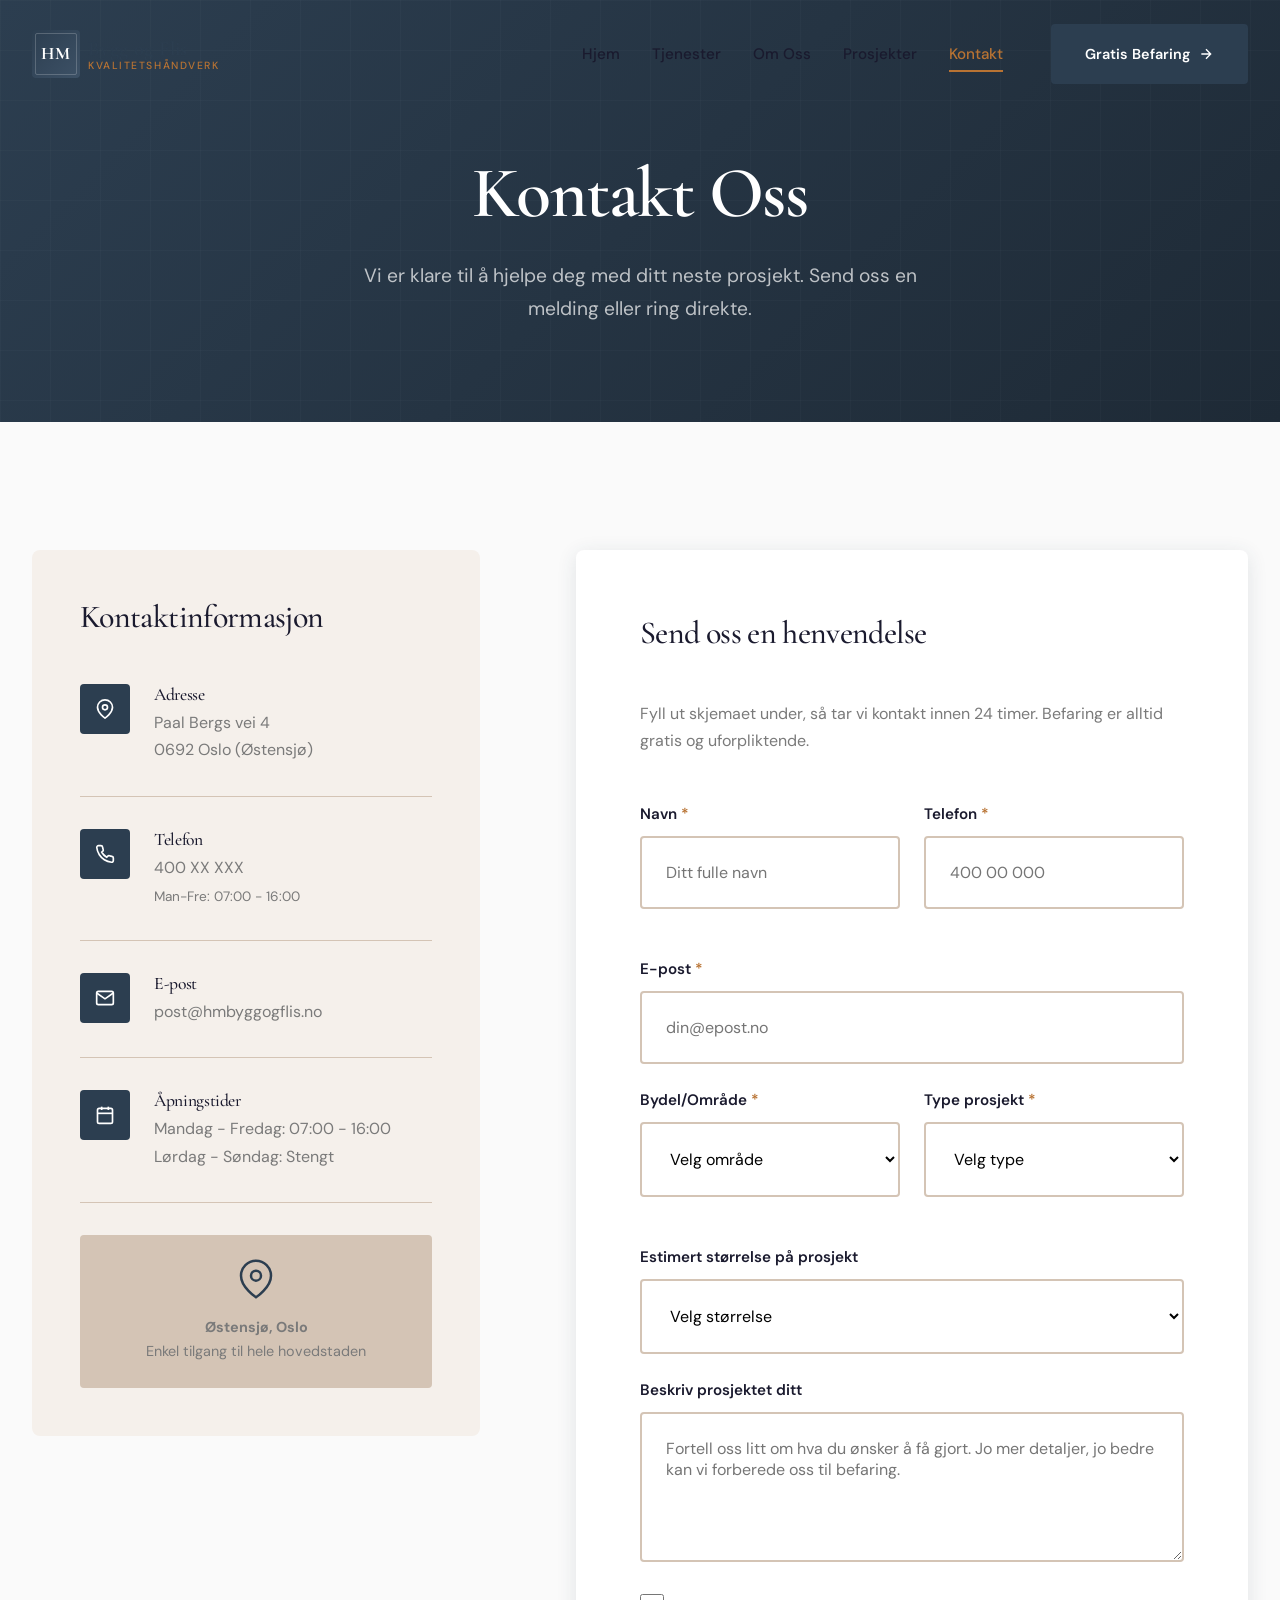
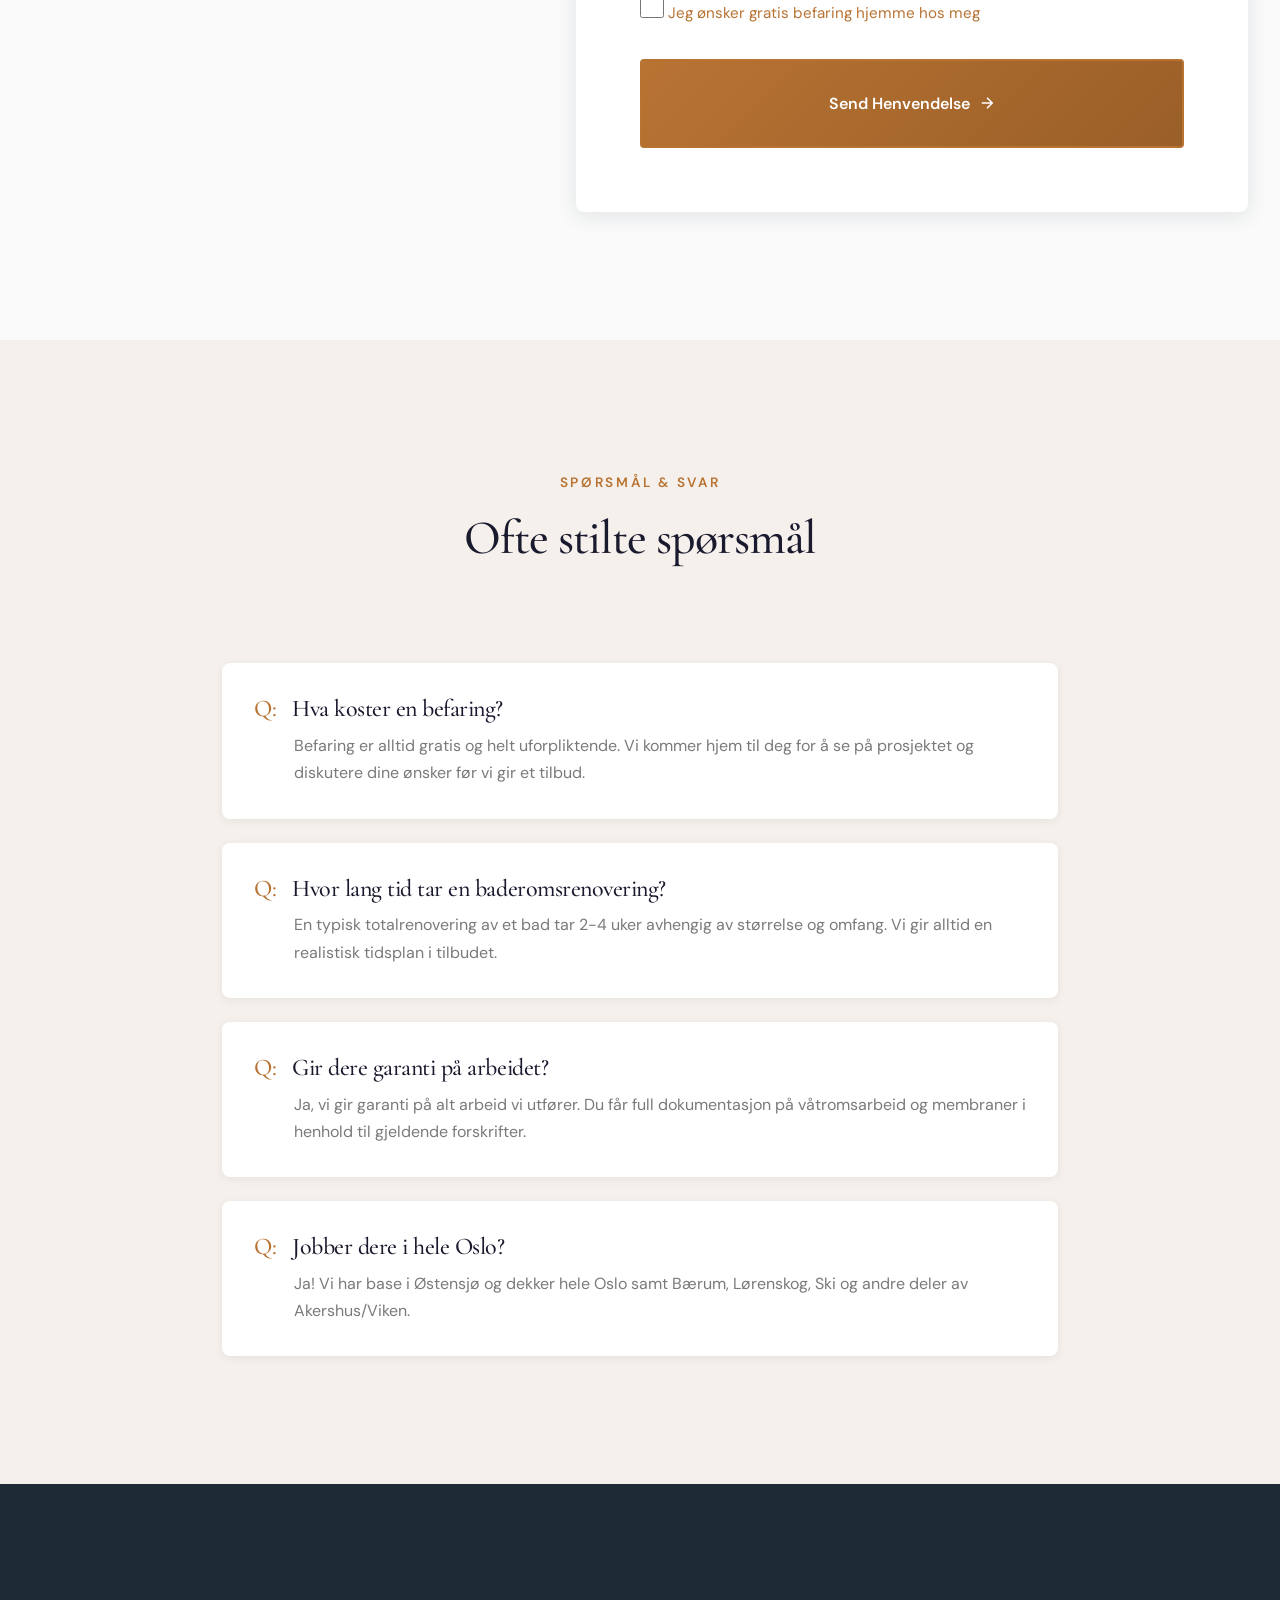
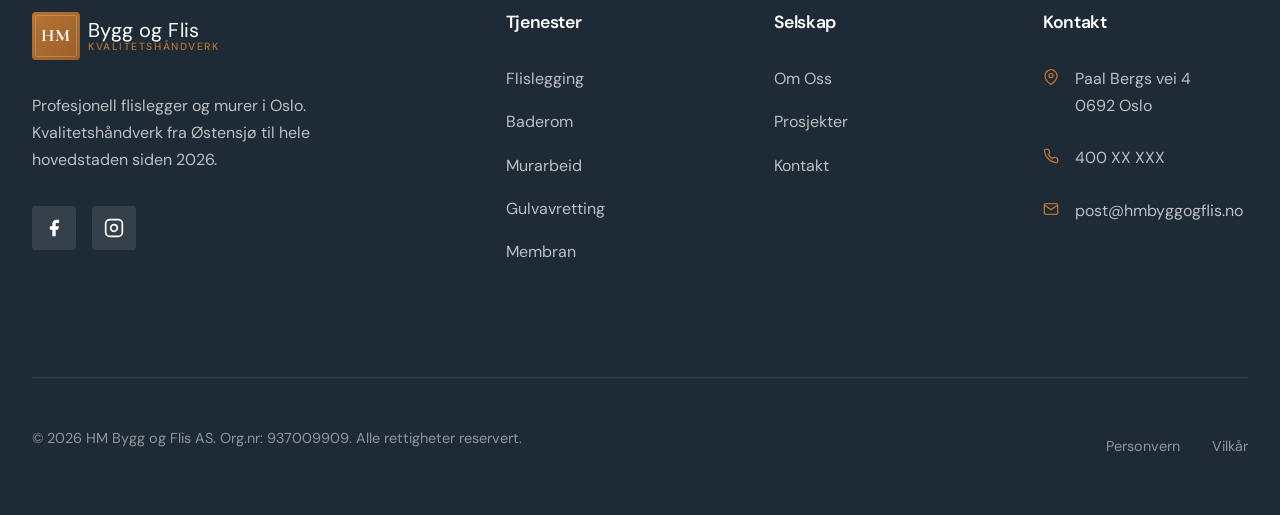
<file: kontakt.html>
<!DOCTYPE html>
<html lang="nb">
<head>
    <meta charset="UTF-8">
    <meta name="viewport" content="width=device-width, initial-scale=1.0">
    <meta name="description" content="Kontakt HM Bygg og Flis AS for gratis befaring. Flislegger og murer i Oslo. Ring eller send melding for et uforpliktende tilbud.">
    <meta name="keywords" content="kontakt flislegger, befaring baderom, tilbud flislegging, oslo murer kontakt">

    <title>Kontakt Oss | Gratis Befaring | HM Bygg og Flis AS Oslo</title>

    <link rel="icon" type="image/svg+xml" href="data:image/svg+xml,<svg xmlns='http://www.w3.org/2000/svg' viewBox='0 0 100 100'><rect fill='%232C3E50' rx='8' width='100' height='100'/><text x='50' y='65' font-family='Georgia' font-size='40' fill='white' text-anchor='middle' font-weight='bold'>HM</text></svg>">
    <link rel="stylesheet" href="css/style.css">
</head>
<body>
    <!-- Header -->
    <header class="header">
        <div class="container">
            <div class="header__inner">
                <a href="index.html" class="logo">
                    <div class="logo__icon">
                        <span>HM</span>
                    </div>
                    <div class="logo__text">
                        <span class="logo__text-main">Bygg og Flis</span>
                        <span class="logo__text-sub">Kvalitetshåndverk</span>
                    </div>
                </a>

                <nav class="nav">
                    <ul class="nav__list">
                        <li><a href="index.html" class="nav__link">Hjem</a></li>
                        <li><a href="tjenester.html" class="nav__link">Tjenester</a></li>
                        <li><a href="om-oss.html" class="nav__link">Om Oss</a></li>
                        <li><a href="prosjekter.html" class="nav__link">Prosjekter</a></li>
                        <li><a href="kontakt.html" class="nav__link nav__link--active">Kontakt</a></li>
                    </ul>
                    <a href="kontakt.html" class="nav__cta">
                        Gratis Befaring
                        <svg width="16" height="16" viewBox="0 0 24 24" fill="none" stroke="currentColor" stroke-width="2">
                            <path d="M5 12h14M12 5l7 7-7 7"/>
                        </svg>
                    </a>
                </nav>

                <button class="menu-toggle" aria-label="Meny">
                    <span></span>
                    <span></span>
                    <span></span>
                </button>
            </div>
        </div>
    </header>

    <!-- Contact Hero -->
    <section class="contact-hero">
        <div class="container">
            <h1>Kontakt Oss</h1>
            <p>Vi er klare til å hjelpe deg med ditt neste prosjekt. Send oss en melding eller ring direkte.</p>
        </div>
    </section>

    <!-- Contact Section -->
    <section class="contact-section">
        <div class="container">
            <div class="contact-grid">
                <!-- Contact Info -->
                <div class="contact-info fade-in">
                    <h3 class="contact-info__title">Kontaktinformasjon</h3>

                    <div class="contact-info__item">
                        <div class="contact-info__icon">
                            <svg width="20" height="20" viewBox="0 0 24 24" fill="none" stroke="currentColor" stroke-width="2">
                                <path d="M21 10c0 7-9 13-9 13s-9-6-9-13a9 9 0 0 1 18 0z"/>
                                <circle cx="12" cy="10" r="3"/>
                            </svg>
                        </div>
                        <div class="contact-info__content">
                            <h4>Adresse</h4>
                            <p>Paal Bergs vei 4<br>0692 Oslo (Østensjø)</p>
                        </div>
                    </div>

                    <div class="contact-info__item">
                        <div class="contact-info__icon">
                            <svg width="20" height="20" viewBox="0 0 24 24" fill="none" stroke="currentColor" stroke-width="2">
                                <path d="M22 16.92v3a2 2 0 0 1-2.18 2 19.79 19.79 0 0 1-8.63-3.07 19.5 19.5 0 0 1-6-6 19.79 19.79 0 0 1-3.07-8.67A2 2 0 0 1 4.11 2h3a2 2 0 0 1 2 1.72 12.84 12.84 0 0 0 .7 2.81 2 2 0 0 1-.45 2.11L8.09 9.91a16 16 0 0 0 6 6l1.27-1.27a2 2 0 0 1 2.11-.45 12.84 12.84 0 0 0 2.81.7A2 2 0 0 1 22 16.92z"/>
                            </svg>
                        </div>
                        <div class="contact-info__content">
                            <h4>Telefon</h4>
                            <a href="tel:+47400XXXXX">400 XX XXX</a>
                            <p style="font-size: 0.85rem; margin-top: 4px;">Man-Fre: 07:00 - 16:00</p>
                        </div>
                    </div>

                    <div class="contact-info__item">
                        <div class="contact-info__icon">
                            <svg width="20" height="20" viewBox="0 0 24 24" fill="none" stroke="currentColor" stroke-width="2">
                                <path d="M4 4h16c1.1 0 2 .9 2 2v12c0 1.1-.9 2-2 2H4c-1.1 0-2-.9-2-2V6c0-1.1.9-2 2-2z"/>
                                <polyline points="22,6 12,13 2,6"/>
                            </svg>
                        </div>
                        <div class="contact-info__content">
                            <h4>E-post</h4>
                            <a href="mailto:post@hmbyggogflis.no">post@hmbyggogflis.no</a>
                        </div>
                    </div>

                    <div class="contact-info__item">
                        <div class="contact-info__icon">
                            <svg width="20" height="20" viewBox="0 0 24 24" fill="none" stroke="currentColor" stroke-width="2">
                                <rect x="3" y="4" width="18" height="18" rx="2" ry="2"/>
                                <line x1="16" y1="2" x2="16" y2="6"/>
                                <line x1="8" y1="2" x2="8" y2="6"/>
                                <line x1="3" y1="10" x2="21" y2="10"/>
                            </svg>
                        </div>
                        <div class="contact-info__content">
                            <h4>Åpningstider</h4>
                            <p>Mandag - Fredag: 07:00 - 16:00<br>
                            Lørdag - Søndag: Stengt</p>
                        </div>
                    </div>

                    <!-- Map placeholder -->
                    <div style="margin-top: var(--space-xl); background: var(--sand-warm); border-radius: var(--border-radius); padding: var(--space-lg); text-align: center;">
                        <svg width="40" height="40" viewBox="0 0 24 24" fill="none" stroke="var(--slate-deep)" stroke-width="1.5" style="margin-bottom: var(--space-sm);">
                            <path d="M21 10c0 7-9 13-9 13s-9-6-9-13a9 9 0 0 1 18 0z"/>
                            <circle cx="12" cy="10" r="3"/>
                        </svg>
                        <p style="font-size: 0.9rem; color: var(--text-muted); margin: 0;">
                            <strong>Østensjø, Oslo</strong><br>
                            Enkel tilgang til hele hovedstaden
                        </p>
                    </div>
                </div>

                <!-- Contact Form -->
                <div class="contact-form-wrapper fade-in">
                    <h3 class="contact-form__title">Send oss en henvendelse</h3>
                    <p style="color: var(--text-muted); margin-bottom: var(--space-2xl);">
                        Fyll ut skjemaet under, så tar vi kontakt innen 24 timer. Befaring er alltid gratis og uforpliktende.
                    </p>

                    <form id="contactForm">
                        <div class="form-row">
                            <div class="form-group">
                                <label for="navn">Navn <span>*</span></label>
                                <input type="text" id="navn" name="navn" required placeholder="Ditt fulle navn">
                            </div>
                            <div class="form-group">
                                <label for="telefon">Telefon <span>*</span></label>
                                <input type="tel" id="telefon" name="telefon" required placeholder="400 00 000">
                            </div>
                        </div>

                        <div class="form-group">
                            <label for="epost">E-post <span>*</span></label>
                            <input type="email" id="epost" name="epost" required placeholder="din@epost.no">
                        </div>

                        <div class="form-row">
                            <div class="form-group">
                                <label for="adresse">Bydel/Område <span>*</span></label>
                                <select id="adresse" name="adresse" required>
                                    <option value="">Velg område</option>
                                    <option value="Østensjø">Østensjø</option>
                                    <option value="Nordstrand">Nordstrand</option>
                                    <option value="Søndre Nordstrand">Søndre Nordstrand</option>
                                    <option value="Alna">Alna</option>
                                    <option value="Grorud">Grorud</option>
                                    <option value="Stovner">Stovner</option>
                                    <option value="Gamle Oslo">Gamle Oslo</option>
                                    <option value="Grünerløkka">Grünerløkka</option>
                                    <option value="St. Hanshaugen">St. Hanshaugen</option>
                                    <option value="Sagene">Sagene</option>
                                    <option value="Frogner">Frogner</option>
                                    <option value="Ullern">Ullern</option>
                                    <option value="Vestre Aker">Vestre Aker</option>
                                    <option value="Nordre Aker">Nordre Aker</option>
                                    <option value="Bærum">Bærum</option>
                                    <option value="Lørenskog">Lørenskog</option>
                                    <option value="Ski">Ski</option>
                                    <option value="Annet">Annet område</option>
                                </select>
                            </div>
                            <div class="form-group">
                                <label for="prosjekt-type">Type prosjekt <span>*</span></label>
                                <select id="prosjekt-type" name="prosjekt-type" required>
                                    <option value="">Velg type</option>
                                    <option value="Baderom">Baderom / Våtrom</option>
                                    <option value="Kjøkken">Kjøkken</option>
                                    <option value="Flislegging annet">Flislegging (annet rom)</option>
                                    <option value="Murarbeid">Murarbeid</option>
                                    <option value="Peis/pipe">Peis / Pipe</option>
                                    <option value="Gulvavretting">Gulvavretting</option>
                                    <option value="Vedlikehold">Vedlikehold / Reparasjon</option>
                                    <option value="Annet">Annet</option>
                                </select>
                            </div>
                        </div>

                        <div class="form-group">
                            <label for="storrelse">Estimert størrelse på prosjekt</label>
                            <select id="storrelse" name="storrelse">
                                <option value="">Velg størrelse</option>
                                <option value="Lite (under 50 000 kr)">Lite (under 50 000 kr)</option>
                                <option value="Middels (50 000 - 150 000 kr)">Middels (50 000 - 150 000 kr)</option>
                                <option value="Stort (150 000 - 300 000 kr)">Stort (150 000 - 300 000 kr)</option>
                                <option value="Veldig stort (over 300 000 kr)">Veldig stort (over 300 000 kr)</option>
                                <option value="Usikker">Usikker</option>
                            </select>
                        </div>

                        <div class="form-group">
                            <label for="beskrivelse">Beskriv prosjektet ditt</label>
                            <textarea id="beskrivelse" name="beskrivelse" placeholder="Fortell oss litt om hva du ønsker å få gjort. Jo mer detaljer, jo bedre kan vi forberede oss til befaring."></textarea>
                        </div>

                        <div class="form-group">
                            <label class="form-checkbox">
                                <input type="checkbox" name="befaring">
                                <span>Jeg ønsker gratis befaring hjemme hos meg</span>
                            </label>
                        </div>

                        <div class="form-submit">
                            <button type="submit" class="btn btn--primary btn--large">
                                Send Henvendelse
                                <svg class="btn__arrow" width="18" height="18" viewBox="0 0 24 24" fill="none" stroke="currentColor" stroke-width="2">
                                    <path d="M5 12h14M12 5l7 7-7 7"/>
                                </svg>
                            </button>
                        </div>
                    </form>

                    <!-- Success Message -->
                    <div class="form-success">
                        <svg width="60" height="60" viewBox="0 0 24 24" fill="none" stroke="currentColor" stroke-width="1.5" style="margin-bottom: var(--space-lg);">
                            <path d="M22 11.08V12a10 10 0 1 1-5.93-9.14"/>
                            <polyline points="22 4 12 14.01 9 11.01"/>
                        </svg>
                        <h3>Takk for din henvendelse!</h3>
                        <p>Vi har mottatt meldingen din og vil ta kontakt innen 24 timer. Har du det travelt? Ring oss gjerne direkte på 400 XX XXX.</p>
                    </div>
                </div>
            </div>
        </div>
    </section>

    <!-- FAQ Section -->
    <section class="section section--alt">
        <div class="container container--narrow">
            <div class="section__header">
                <span class="section__overline">Spørsmål & Svar</span>
                <h2 class="section__title">Ofte stilte spørsmål</h2>
            </div>

            <div style="display: grid; gap: var(--space-lg);">
                <div class="fade-in" style="background: var(--white-pure); padding: var(--space-xl); border-radius: var(--border-radius-lg); box-shadow: var(--shadow-sm);">
                    <h4 style="margin-bottom: var(--space-sm); display: flex; align-items: center; gap: var(--space-md);">
                        <span style="color: var(--copper);">Q:</span>
                        Hva koster en befaring?
                    </h4>
                    <p style="color: var(--text-muted); margin: 0; padding-left: calc(var(--space-md) + 1.5rem);">
                        Befaring er alltid gratis og helt uforpliktende. Vi kommer hjem til deg for å se på prosjektet og diskutere dine ønsker før vi gir et tilbud.
                    </p>
                </div>

                <div class="fade-in stagger-1" style="background: var(--white-pure); padding: var(--space-xl); border-radius: var(--border-radius-lg); box-shadow: var(--shadow-sm);">
                    <h4 style="margin-bottom: var(--space-sm); display: flex; align-items: center; gap: var(--space-md);">
                        <span style="color: var(--copper);">Q:</span>
                        Hvor lang tid tar en baderomsrenovering?
                    </h4>
                    <p style="color: var(--text-muted); margin: 0; padding-left: calc(var(--space-md) + 1.5rem);">
                        En typisk totalrenovering av et bad tar 2-4 uker avhengig av størrelse og omfang. Vi gir alltid en realistisk tidsplan i tilbudet.
                    </p>
                </div>

                <div class="fade-in stagger-2" style="background: var(--white-pure); padding: var(--space-xl); border-radius: var(--border-radius-lg); box-shadow: var(--shadow-sm);">
                    <h4 style="margin-bottom: var(--space-sm); display: flex; align-items: center; gap: var(--space-md);">
                        <span style="color: var(--copper);">Q:</span>
                        Gir dere garanti på arbeidet?
                    </h4>
                    <p style="color: var(--text-muted); margin: 0; padding-left: calc(var(--space-md) + 1.5rem);">
                        Ja, vi gir garanti på alt arbeid vi utfører. Du får full dokumentasjon på våtromsarbeid og membraner i henhold til gjeldende forskrifter.
                    </p>
                </div>

                <div class="fade-in stagger-3" style="background: var(--white-pure); padding: var(--space-xl); border-radius: var(--border-radius-lg); box-shadow: var(--shadow-sm);">
                    <h4 style="margin-bottom: var(--space-sm); display: flex; align-items: center; gap: var(--space-md);">
                        <span style="color: var(--copper);">Q:</span>
                        Jobber dere i hele Oslo?
                    </h4>
                    <p style="color: var(--text-muted); margin: 0; padding-left: calc(var(--space-md) + 1.5rem);">
                        Ja! Vi har base i Østensjø og dekker hele Oslo samt Bærum, Lørenskog, Ski og andre deler av Akershus/Viken.
                    </p>
                </div>
            </div>
        </div>
    </section>

    <!-- Footer -->
    <footer class="footer">
        <div class="container">
            <div class="footer__grid">
                <div class="footer__brand">
                    <div class="footer__logo">
                        <div class="logo__icon">
                            <span>HM</span>
                        </div>
                        <div class="logo__text">
                            <span class="logo__text-main">Bygg og Flis</span>
                            <span class="logo__text-sub">Kvalitetshåndverk</span>
                        </div>
                    </div>
                    <p class="footer__description">
                        Profesjonell flislegger og murer i Oslo. Kvalitetshåndverk fra Østensjø til hele hovedstaden siden 2026.
                    </p>
                    <div class="footer__social">
                        <a href="#" aria-label="Facebook">
                            <svg width="20" height="20" viewBox="0 0 24 24" fill="currentColor">
                                <path d="M18 2h-3a5 5 0 0 0-5 5v3H7v4h3v8h4v-8h3l1-4h-4V7a1 1 0 0 1 1-1h3z"/>
                            </svg>
                        </a>
                        <a href="#" aria-label="Instagram">
                            <svg width="20" height="20" viewBox="0 0 24 24" fill="none" stroke="currentColor" stroke-width="2">
                                <rect x="2" y="2" width="20" height="20" rx="5" ry="5"/>
                                <path d="M16 11.37A4 4 0 1 1 12.63 8 4 4 0 0 1 16 11.37z"/>
                                <line x1="17.5" y1="6.5" x2="17.51" y2="6.5"/>
                            </svg>
                        </a>
                    </div>
                </div>

                <div class="footer__column">
                    <h4>Tjenester</h4>
                    <ul class="footer__links">
                        <li><a href="tjenester.html#flislegging">Flislegging</a></li>
                        <li><a href="tjenester.html#baderom">Baderom</a></li>
                        <li><a href="tjenester.html#murarbeid">Murarbeid</a></li>
                        <li><a href="tjenester.html#gulvavretting">Gulvavretting</a></li>
                        <li><a href="tjenester.html#membran">Membran</a></li>
                    </ul>
                </div>

                <div class="footer__column">
                    <h4>Selskap</h4>
                    <ul class="footer__links">
                        <li><a href="om-oss.html">Om Oss</a></li>
                        <li><a href="prosjekter.html">Prosjekter</a></li>
                        <li><a href="kontakt.html">Kontakt</a></li>
                    </ul>
                </div>

                <div class="footer__column">
                    <h4>Kontakt</h4>
                    <div class="footer__contact-item">
                        <span>
                            <svg width="16" height="16" viewBox="0 0 24 24" fill="none" stroke="currentColor" stroke-width="2">
                                <path d="M21 10c0 7-9 13-9 13s-9-6-9-13a9 9 0 0 1 18 0z"/>
                                <circle cx="12" cy="10" r="3"/>
                            </svg>
                        </span>
                        <span>Paal Bergs vei 4<br>0692 Oslo</span>
                    </div>
                    <div class="footer__contact-item">
                        <span>
                            <svg width="16" height="16" viewBox="0 0 24 24" fill="none" stroke="currentColor" stroke-width="2">
                                <path d="M22 16.92v3a2 2 0 0 1-2.18 2 19.79 19.79 0 0 1-8.63-3.07 19.5 19.5 0 0 1-6-6 19.79 19.79 0 0 1-3.07-8.67A2 2 0 0 1 4.11 2h3a2 2 0 0 1 2 1.72 12.84 12.84 0 0 0 .7 2.81 2 2 0 0 1-.45 2.11L8.09 9.91a16 16 0 0 0 6 6l1.27-1.27a2 2 0 0 1 2.11-.45 12.84 12.84 0 0 0 2.81.7A2 2 0 0 1 22 16.92z"/>
                            </svg>
                        </span>
                        <span>400 XX XXX</span>
                    </div>
                    <div class="footer__contact-item">
                        <span>
                            <svg width="16" height="16" viewBox="0 0 24 24" fill="none" stroke="currentColor" stroke-width="2">
                                <path d="M4 4h16c1.1 0 2 .9 2 2v12c0 1.1-.9 2-2 2H4c-1.1 0-2-.9-2-2V6c0-1.1.9-2 2-2z"/>
                                <polyline points="22,6 12,13 2,6"/>
                            </svg>
                        </span>
                        <span>post@hmbyggogflis.no</span>
                    </div>
                </div>
            </div>

            <div class="footer__bottom">
                <p class="footer__copyright">
                    &copy; 2026 HM Bygg og Flis AS. Org.nr: 937009909. Alle rettigheter reservert.
                </p>
                <div class="footer__legal">
                    <a href="#">Personvern</a>
                    <a href="#">Vilkår</a>
                </div>
            </div>
        </div>
    </footer>

    <script src="js/main.js"></script>
</body>
</html>
</file>
<file: css/style.css>
/* ============================================
   HM BYGG OG FLIS AS - Premium Website Styles
   Design Direction: Geometric Precision + Scandinavian Craftsmanship
   ============================================ */

/* Import distinctive fonts */
@import url('https://fonts.googleapis.com/css2?family=Cormorant+Garamond:wght@400;500;600;700&family=DM+Sans:wght@400;500;600;700&display=swap');

/* CSS Variables - Design Tokens */
:root {
    /* Primary Palette */
    --slate-deep: #2C3E50;
    --slate-dark: #1E2A36;
    --slate-medium: #3D5166;
    --sand-warm: #D4C4B5;
    --sand-light: #E8DED4;
    --sand-pale: #F5F0EB;
    --copper: #B87333;
    --copper-light: #D4915A;
    --copper-dark: #9A5F28;

    /* Neutrals */
    --white-clean: #FAFAFA;
    --white-pure: #FFFFFF;
    --text-heading: #1A1A2E;
    --text-body: #4A4A4A;
    --text-muted: #7A7A7A;

    /* Typography */
    --font-display: 'Cormorant Garamond', Georgia, serif;
    --font-body: 'DM Sans', -apple-system, BlinkMacSystemFont, sans-serif;

    /* Spacing Scale */
    --space-xs: 0.25rem;
    --space-sm: 0.5rem;
    --space-md: 1rem;
    --space-lg: 1.5rem;
    --space-xl: 2rem;
    --space-2xl: 3rem;
    --space-3xl: 4rem;
    --space-4xl: 6rem;
    --space-5xl: 8rem;

    /* Layout */
    --container-max: 1400px;
    --container-narrow: 900px;
    --border-radius: 4px;
    --border-radius-lg: 8px;

    /* Transitions */
    --transition-fast: 0.15s ease;
    --transition-base: 0.3s ease;
    --transition-slow: 0.5s cubic-bezier(0.4, 0, 0.2, 1);
    --transition-bounce: 0.6s cubic-bezier(0.34, 1.56, 0.64, 1);

    /* Shadows */
    --shadow-sm: 0 2px 8px rgba(44, 62, 80, 0.08);
    --shadow-md: 0 4px 20px rgba(44, 62, 80, 0.12);
    --shadow-lg: 0 8px 40px rgba(44, 62, 80, 0.16);
    --shadow-xl: 0 20px 60px rgba(44, 62, 80, 0.2);
}

/* Reset & Base */
*, *::before, *::after {
    box-sizing: border-box;
    margin: 0;
    padding: 0;
}

html {
    scroll-behavior: smooth;
    -webkit-font-smoothing: antialiased;
    -moz-osx-font-smoothing: grayscale;
}

body {
    font-family: var(--font-body);
    font-size: 16px;
    line-height: 1.7;
    color: var(--text-body);
    background-color: var(--white-clean);
    overflow-x: hidden;
}

/* Selection styling */
::selection {
    background: var(--copper);
    color: var(--white-pure);
}

/* Typography */
h1, h2, h3, h4, h5, h6 {
    font-family: var(--font-display);
    color: var(--text-heading);
    font-weight: 500;
    line-height: 1.2;
    letter-spacing: -0.02em;
}

h1 {
    font-size: clamp(2.5rem, 6vw, 4.5rem);
    font-weight: 600;
}

h2 {
    font-size: clamp(2rem, 4vw, 3rem);
}

h3 {
    font-size: clamp(1.5rem, 3vw, 2rem);
}

h4 {
    font-size: clamp(1.25rem, 2vw, 1.5rem);
}

p {
    margin-bottom: var(--space-md);
}

a {
    color: inherit;
    text-decoration: none;
    transition: color var(--transition-fast);
}

img {
    max-width: 100%;
    height: auto;
    display: block;
}

/* Utility Classes */
.container {
    width: 100%;
    max-width: var(--container-max);
    margin: 0 auto;
    padding: 0 var(--space-xl);
}

.container--narrow {
    max-width: var(--container-narrow);
}

.text-center { text-align: center; }
.text-copper { color: var(--copper); }
.text-slate { color: var(--slate-deep); }

/* Decorative Elements */
.tile-pattern {
    position: absolute;
    opacity: 0.03;
    pointer-events: none;
    background-image:
        linear-gradient(90deg, var(--slate-deep) 1px, transparent 1px),
        linear-gradient(var(--slate-deep) 1px, transparent 1px);
    background-size: 40px 40px;
}

.accent-line {
    width: 60px;
    height: 3px;
    background: linear-gradient(90deg, var(--copper), var(--copper-light));
    margin-bottom: var(--space-lg);
}

.accent-line--center {
    margin-left: auto;
    margin-right: auto;
}

/* ============================================
   HEADER & NAVIGATION
   ============================================ */
.header {
    position: fixed;
    top: 0;
    left: 0;
    right: 0;
    z-index: 1000;
    padding: var(--space-lg) 0;
    transition: all var(--transition-base);
}

.header--scrolled {
    background: rgba(255, 255, 255, 0.97);
    backdrop-filter: blur(20px);
    box-shadow: var(--shadow-sm);
    padding: var(--space-md) 0;
}

.header__inner {
    display: flex;
    align-items: center;
    justify-content: space-between;
}

.logo {
    display: flex;
    align-items: center;
    gap: var(--space-sm);
    font-family: var(--font-display);
    font-size: 1.5rem;
    font-weight: 600;
    color: var(--slate-deep);
    transition: transform var(--transition-base);
}

.logo:hover {
    transform: scale(1.02);
}

.logo__icon {
    width: 48px;
    height: 48px;
    background: linear-gradient(135deg, var(--slate-deep), var(--slate-medium));
    border-radius: var(--border-radius);
    display: flex;
    align-items: center;
    justify-content: center;
    position: relative;
    overflow: hidden;
}

.logo__icon::before {
    content: '';
    position: absolute;
    inset: 3px;
    border: 1px solid rgba(255, 255, 255, 0.2);
    border-radius: 2px;
}

.logo__icon span {
    font-family: var(--font-display);
    font-weight: 700;
    font-size: 1.1rem;
    color: var(--white-pure);
    letter-spacing: 0.05em;
}

.logo__text {
    display: flex;
    flex-direction: column;
    line-height: 1.1;
}

.logo__text-main {
    font-size: 1.25rem;
    letter-spacing: 0.02em;
}

.logo__text-sub {
    font-family: var(--font-body);
    font-size: 0.65rem;
    font-weight: 500;
    color: var(--copper);
    text-transform: uppercase;
    letter-spacing: 0.15em;
}

.nav {
    display: flex;
    align-items: center;
    gap: var(--space-2xl);
}

.nav__list {
    display: flex;
    list-style: none;
    gap: var(--space-xl);
}

.nav__link {
    font-size: 0.95rem;
    font-weight: 500;
    color: var(--text-heading);
    position: relative;
    padding: var(--space-sm) 0;
}

.nav__link::after {
    content: '';
    position: absolute;
    bottom: 0;
    left: 0;
    width: 0;
    height: 2px;
    background: var(--copper);
    transition: width var(--transition-base);
}

.nav__link:hover::after,
.nav__link--active::after {
    width: 100%;
}

.nav__link--active {
    color: var(--copper);
}

.nav__cta {
    display: inline-flex;
    align-items: center;
    gap: var(--space-sm);
    padding: var(--space-md) var(--space-xl);
    background: var(--slate-deep);
    color: var(--white-pure);
    font-weight: 600;
    font-size: 0.9rem;
    border-radius: var(--border-radius);
    transition: all var(--transition-base);
    border: 2px solid var(--slate-deep);
}

.nav__cta:hover {
    background: transparent;
    color: var(--slate-deep);
}

/* Mobile Menu Toggle */
.menu-toggle {
    display: none;
    flex-direction: column;
    gap: 6px;
    padding: var(--space-sm);
    background: none;
    border: none;
    cursor: pointer;
    z-index: 1001;
}

.menu-toggle span {
    display: block;
    width: 28px;
    height: 2px;
    background: var(--slate-deep);
    transition: all var(--transition-base);
    transform-origin: center;
}

.menu-toggle.active span:nth-child(1) {
    transform: rotate(45deg) translate(6px, 6px);
}

.menu-toggle.active span:nth-child(2) {
    opacity: 0;
}

.menu-toggle.active span:nth-child(3) {
    transform: rotate(-45deg) translate(6px, -6px);
}

/* ============================================
   HERO SECTION
   ============================================ */
.hero {
    min-height: 100vh;
    display: flex;
    align-items: center;
    position: relative;
    background: linear-gradient(135deg, var(--sand-pale) 0%, var(--white-clean) 50%, var(--sand-light) 100%);
    overflow: hidden;
    padding-top: 100px;
}

.hero__pattern {
    position: absolute;
    inset: 0;
    background-image:
        linear-gradient(90deg, rgba(44, 62, 80, 0.03) 1px, transparent 1px),
        linear-gradient(rgba(44, 62, 80, 0.03) 1px, transparent 1px);
    background-size: 60px 60px;
    animation: patternShift 30s linear infinite;
}

@keyframes patternShift {
    0% { transform: translate(0, 0); }
    100% { transform: translate(60px, 60px); }
}

.hero__geometric {
    position: absolute;
    border: 1px solid rgba(184, 115, 51, 0.15);
    pointer-events: none;
}

.hero__geometric--1 {
    width: 400px;
    height: 400px;
    top: 10%;
    right: -100px;
    transform: rotate(45deg);
    animation: floatSlow 20s ease-in-out infinite;
}

.hero__geometric--2 {
    width: 200px;
    height: 200px;
    bottom: 20%;
    left: 5%;
    border-radius: 50%;
    animation: floatSlow 15s ease-in-out infinite reverse;
}

.hero__geometric--3 {
    width: 150px;
    height: 150px;
    top: 30%;
    left: 15%;
    transform: rotate(15deg);
    animation: floatSlow 25s ease-in-out infinite;
}

@keyframes floatSlow {
    0%, 100% { transform: translate(0, 0) rotate(45deg); }
    50% { transform: translate(20px, -20px) rotate(50deg); }
}

.hero__content {
    position: relative;
    z-index: 2;
    display: grid;
    grid-template-columns: 1fr 1fr;
    gap: var(--space-4xl);
    align-items: center;
}

.hero__text {
    animation: fadeInUp 1s ease-out;
}

@keyframes fadeInUp {
    from {
        opacity: 0;
        transform: translateY(40px);
    }
    to {
        opacity: 1;
        transform: translateY(0);
    }
}

.hero__badge {
    display: inline-flex;
    align-items: center;
    gap: var(--space-sm);
    padding: var(--space-sm) var(--space-lg);
    background: var(--white-pure);
    border-radius: 50px;
    font-size: 0.85rem;
    font-weight: 600;
    color: var(--copper);
    margin-bottom: var(--space-xl);
    box-shadow: var(--shadow-sm);
    animation: fadeInUp 1s ease-out 0.2s both;
}

.hero__badge::before {
    content: '';
    width: 8px;
    height: 8px;
    background: var(--copper);
    border-radius: 50%;
    animation: pulse 2s ease-in-out infinite;
}

@keyframes pulse {
    0%, 100% { transform: scale(1); opacity: 1; }
    50% { transform: scale(1.2); opacity: 0.7; }
}

.hero__title {
    margin-bottom: var(--space-xl);
    animation: fadeInUp 1s ease-out 0.3s both;
}

.hero__title span {
    display: block;
}

.hero__title-highlight {
    color: var(--copper);
    position: relative;
}

.hero__description {
    font-size: 1.2rem;
    color: var(--text-muted);
    margin-bottom: var(--space-2xl);
    max-width: 500px;
    animation: fadeInUp 1s ease-out 0.4s both;
}

.hero__actions {
    display: flex;
    gap: var(--space-lg);
    animation: fadeInUp 1s ease-out 0.5s both;
}

.hero__visual {
    position: relative;
    animation: fadeInUp 1s ease-out 0.6s both;
}

.hero__image-container {
    position: relative;
    border-radius: var(--border-radius-lg);
    overflow: hidden;
    box-shadow: var(--shadow-xl);
}

.hero__image-container::before {
    content: '';
    position: absolute;
    inset: 0;
    border: 1px solid rgba(255, 255, 255, 0.3);
    border-radius: inherit;
    z-index: 2;
    pointer-events: none;
}

.hero__image {
    width: 100%;
    height: 500px;
    object-fit: cover;
    transition: transform var(--transition-slow);
}

.hero__image-container:hover .hero__image {
    transform: scale(1.03);
}

.hero__floating-card {
    position: absolute;
    background: var(--white-pure);
    padding: var(--space-lg);
    border-radius: var(--border-radius-lg);
    box-shadow: var(--shadow-lg);
    animation: floatCard 6s ease-in-out infinite;
}

.hero__floating-card--1 {
    bottom: -30px;
    left: -40px;
    display: flex;
    align-items: center;
    gap: var(--space-md);
}

.hero__floating-card--2 {
    top: 40px;
    right: -30px;
    text-align: center;
    animation-delay: -3s;
}

@keyframes floatCard {
    0%, 100% { transform: translateY(0); }
    50% { transform: translateY(-10px); }
}

.hero__card-icon {
    width: 50px;
    height: 50px;
    background: linear-gradient(135deg, var(--copper), var(--copper-light));
    border-radius: var(--border-radius);
    display: flex;
    align-items: center;
    justify-content: center;
    color: var(--white-pure);
    font-size: 1.5rem;
}

.hero__card-text {
    font-size: 0.9rem;
    font-weight: 600;
    color: var(--text-heading);
}

.hero__card-text small {
    display: block;
    font-weight: 400;
    color: var(--text-muted);
    font-size: 0.8rem;
}

.hero__card-number {
    font-family: var(--font-display);
    font-size: 2rem;
    font-weight: 600;
    color: var(--copper);
    line-height: 1;
}

.hero__card-label {
    font-size: 0.75rem;
    color: var(--text-muted);
    text-transform: uppercase;
    letter-spacing: 0.1em;
}

/* ============================================
   BUTTONS
   ============================================ */
.btn {
    display: inline-flex;
    align-items: center;
    justify-content: center;
    gap: var(--space-sm);
    padding: var(--space-lg) var(--space-2xl);
    font-family: var(--font-body);
    font-size: 0.95rem;
    font-weight: 600;
    border-radius: var(--border-radius);
    cursor: pointer;
    transition: all var(--transition-base);
    border: 2px solid transparent;
    text-decoration: none;
}

.btn--primary {
    background: linear-gradient(135deg, var(--copper), var(--copper-dark));
    color: var(--white-pure);
    border-color: var(--copper);
}

.btn--primary:hover {
    background: var(--copper-dark);
    transform: translateY(-2px);
    box-shadow: 0 10px 30px rgba(184, 115, 51, 0.3);
}

.btn--secondary {
    background: transparent;
    color: var(--slate-deep);
    border-color: var(--slate-deep);
}

.btn--secondary:hover {
    background: var(--slate-deep);
    color: var(--white-pure);
}

.btn--large {
    padding: var(--space-xl) var(--space-3xl);
    font-size: 1rem;
}

.btn__arrow {
    transition: transform var(--transition-fast);
}

.btn:hover .btn__arrow {
    transform: translateX(4px);
}

/* ============================================
   SECTION STYLES
   ============================================ */
.section {
    padding: var(--space-5xl) 0;
    position: relative;
}

.section--alt {
    background: var(--sand-pale);
}

.section--dark {
    background: var(--slate-deep);
    color: var(--white-pure);
}

.section--dark h2,
.section--dark h3,
.section--dark h4 {
    color: var(--white-pure);
}

.section__header {
    text-align: center;
    max-width: 700px;
    margin: 0 auto var(--space-4xl);
}

.section__overline {
    display: inline-block;
    font-size: 0.85rem;
    font-weight: 600;
    text-transform: uppercase;
    letter-spacing: 0.2em;
    color: var(--copper);
    margin-bottom: var(--space-md);
}

.section__title {
    margin-bottom: var(--space-lg);
}

.section__description {
    font-size: 1.1rem;
    color: var(--text-muted);
}

.section--dark .section__description {
    color: rgba(255, 255, 255, 0.7);
}

/* ============================================
   SERVICES GRID
   ============================================ */
.services-grid {
    display: grid;
    grid-template-columns: repeat(3, 1fr);
    gap: var(--space-xl);
}

.service-card {
    background: var(--white-pure);
    padding: var(--space-2xl);
    border-radius: var(--border-radius-lg);
    box-shadow: var(--shadow-sm);
    transition: all var(--transition-base);
    position: relative;
    overflow: hidden;
}

.service-card::before {
    content: '';
    position: absolute;
    top: 0;
    left: 0;
    right: 0;
    height: 4px;
    background: linear-gradient(90deg, var(--copper), var(--copper-light));
    transform: scaleX(0);
    transition: transform var(--transition-base);
    transform-origin: left;
}

.service-card:hover {
    transform: translateY(-8px);
    box-shadow: var(--shadow-lg);
}

.service-card:hover::before {
    transform: scaleX(1);
}

.service-card__icon {
    width: 70px;
    height: 70px;
    background: linear-gradient(135deg, var(--sand-light), var(--sand-pale));
    border-radius: var(--border-radius);
    display: flex;
    align-items: center;
    justify-content: center;
    margin-bottom: var(--space-xl);
    font-size: 2rem;
    transition: all var(--transition-base);
}

.service-card:hover .service-card__icon {
    background: linear-gradient(135deg, var(--copper), var(--copper-light));
    color: var(--white-pure);
    transform: scale(1.05);
}

.service-card__title {
    margin-bottom: var(--space-md);
    font-size: 1.4rem;
}

.service-card__description {
    color: var(--text-muted);
    margin-bottom: var(--space-lg);
}

.service-card__link {
    display: inline-flex;
    align-items: center;
    gap: var(--space-sm);
    font-weight: 600;
    color: var(--copper);
    font-size: 0.9rem;
}

.service-card__link:hover {
    gap: var(--space-md);
}

/* ============================================
   STATS SECTION
   ============================================ */
.stats {
    background: var(--slate-deep);
    padding: var(--space-3xl) 0;
    position: relative;
    overflow: hidden;
}

.stats::before {
    content: '';
    position: absolute;
    inset: 0;
    background-image:
        linear-gradient(90deg, rgba(255, 255, 255, 0.02) 1px, transparent 1px),
        linear-gradient(rgba(255, 255, 255, 0.02) 1px, transparent 1px);
    background-size: 40px 40px;
}

.stats__grid {
    display: grid;
    grid-template-columns: repeat(4, 1fr);
    gap: var(--space-xl);
    position: relative;
    z-index: 1;
}

.stat {
    text-align: center;
    padding: var(--space-xl);
}

.stat__number {
    font-family: var(--font-display);
    font-size: 3.5rem;
    font-weight: 600;
    color: var(--copper);
    line-height: 1;
    margin-bottom: var(--space-sm);
}

.stat__label {
    font-size: 0.95rem;
    color: rgba(255, 255, 255, 0.7);
    text-transform: uppercase;
    letter-spacing: 0.1em;
}

/* ============================================
   USP / WHY CHOOSE US
   ============================================ */
.usp-grid {
    display: grid;
    grid-template-columns: repeat(2, 1fr);
    gap: var(--space-3xl);
    align-items: center;
}

.usp-content {
    padding-right: var(--space-3xl);
}

.usp-list {
    list-style: none;
    margin-top: var(--space-2xl);
}

.usp-item {
    display: flex;
    gap: var(--space-lg);
    margin-bottom: var(--space-xl);
    padding: var(--space-lg);
    background: var(--white-pure);
    border-radius: var(--border-radius-lg);
    box-shadow: var(--shadow-sm);
    transition: all var(--transition-base);
}

.usp-item:hover {
    transform: translateX(10px);
    box-shadow: var(--shadow-md);
}

.usp-item__icon {
    width: 50px;
    height: 50px;
    background: linear-gradient(135deg, var(--copper), var(--copper-light));
    border-radius: var(--border-radius);
    display: flex;
    align-items: center;
    justify-content: center;
    color: var(--white-pure);
    font-size: 1.3rem;
    flex-shrink: 0;
}

.usp-item__content h4 {
    margin-bottom: var(--space-xs);
    font-size: 1.1rem;
}

.usp-item__content p {
    color: var(--text-muted);
    font-size: 0.95rem;
    margin: 0;
}

.usp-image {
    position: relative;
    border-radius: var(--border-radius-lg);
    overflow: hidden;
    box-shadow: var(--shadow-xl);
}

.usp-image img {
    width: 100%;
    height: 600px;
    object-fit: cover;
}

.usp-image__overlay {
    position: absolute;
    bottom: 0;
    left: 0;
    right: 0;
    padding: var(--space-2xl);
    background: linear-gradient(to top, rgba(44, 62, 80, 0.9), transparent);
    color: var(--white-pure);
}

.usp-image__overlay h4 {
    color: var(--white-pure);
    margin-bottom: var(--space-sm);
}

.usp-image__overlay p {
    margin: 0;
    opacity: 0.9;
}

/* ============================================
   COVERAGE AREA
   ============================================ */
.coverage {
    background: linear-gradient(135deg, var(--slate-deep) 0%, var(--slate-dark) 100%);
    position: relative;
    overflow: hidden;
}

.coverage::before {
    content: '';
    position: absolute;
    top: -50%;
    right: -20%;
    width: 600px;
    height: 600px;
    border: 1px solid rgba(184, 115, 51, 0.1);
    border-radius: 50%;
}

.coverage-grid {
    display: grid;
    grid-template-columns: 1fr 1fr;
    gap: var(--space-4xl);
    align-items: center;
}

.coverage-content h2 {
    color: var(--white-pure);
    margin-bottom: var(--space-lg);
}

.coverage-content p {
    color: rgba(255, 255, 255, 0.7);
    font-size: 1.1rem;
    margin-bottom: var(--space-2xl);
}

.coverage-areas {
    display: grid;
    grid-template-columns: repeat(2, 1fr);
    gap: var(--space-md);
}

.coverage-area {
    display: flex;
    align-items: center;
    gap: var(--space-sm);
    padding: var(--space-md) var(--space-lg);
    background: rgba(255, 255, 255, 0.05);
    border-radius: var(--border-radius);
    border: 1px solid rgba(255, 255, 255, 0.1);
    color: var(--white-pure);
    font-weight: 500;
    transition: all var(--transition-base);
}

.coverage-area:hover {
    background: rgba(184, 115, 51, 0.2);
    border-color: var(--copper);
}

.coverage-area::before {
    content: '✓';
    color: var(--copper);
    font-weight: 700;
}

.coverage-visual {
    position: relative;
}

.coverage-map {
    background: rgba(255, 255, 255, 0.05);
    border-radius: var(--border-radius-lg);
    padding: var(--space-2xl);
    border: 1px solid rgba(255, 255, 255, 0.1);
}

.coverage-map__title {
    color: var(--white-pure);
    font-size: 1.2rem;
    margin-bottom: var(--space-lg);
    text-align: center;
}

.coverage-map__image {
    width: 100%;
    height: 300px;
    object-fit: contain;
    opacity: 0.9;
}

/* ============================================
   CTA SECTION
   ============================================ */
.cta-section {
    background: linear-gradient(135deg, var(--copper-dark) 0%, var(--copper) 100%);
    text-align: center;
    padding: var(--space-5xl) 0;
    position: relative;
    overflow: hidden;
}

.cta-section::before {
    content: '';
    position: absolute;
    inset: 0;
    background-image:
        linear-gradient(90deg, rgba(255, 255, 255, 0.03) 1px, transparent 1px),
        linear-gradient(rgba(255, 255, 255, 0.03) 1px, transparent 1px);
    background-size: 50px 50px;
}

.cta-section h2 {
    color: var(--white-pure);
    margin-bottom: var(--space-lg);
    position: relative;
}

.cta-section p {
    color: rgba(255, 255, 255, 0.9);
    font-size: 1.2rem;
    margin-bottom: var(--space-2xl);
    max-width: 600px;
    margin-left: auto;
    margin-right: auto;
    position: relative;
}

.cta-section .btn {
    position: relative;
}

.btn--white {
    background: var(--white-pure);
    color: var(--copper);
    border-color: var(--white-pure);
}

.btn--white:hover {
    background: transparent;
    color: var(--white-pure);
}

/* ============================================
   PROJECTS / GALLERY
   ============================================ */
.projects-grid {
    display: grid;
    grid-template-columns: repeat(3, 1fr);
    gap: var(--space-xl);
}

.project-card {
    position: relative;
    border-radius: var(--border-radius-lg);
    overflow: hidden;
    aspect-ratio: 4/3;
    cursor: pointer;
}

.project-card__image {
    width: 100%;
    height: 100%;
    object-fit: cover;
    transition: transform var(--transition-slow);
}

.project-card:hover .project-card__image {
    transform: scale(1.1);
}

.project-card__overlay {
    position: absolute;
    inset: 0;
    background: linear-gradient(to top, rgba(44, 62, 80, 0.9), transparent 50%);
    display: flex;
    flex-direction: column;
    justify-content: flex-end;
    padding: var(--space-xl);
    opacity: 0;
    transition: opacity var(--transition-base);
}

.project-card:hover .project-card__overlay {
    opacity: 1;
}

.project-card__category {
    font-size: 0.8rem;
    text-transform: uppercase;
    letter-spacing: 0.1em;
    color: var(--copper-light);
    margin-bottom: var(--space-xs);
}

.project-card__title {
    color: var(--white-pure);
    font-size: 1.3rem;
    margin-bottom: var(--space-sm);
}

.project-card__location {
    color: rgba(255, 255, 255, 0.7);
    font-size: 0.9rem;
}

/* Featured project - larger */
.project-card--featured {
    grid-column: span 2;
    grid-row: span 2;
    aspect-ratio: auto;
}

/* ============================================
   ABOUT PAGE
   ============================================ */
.about-hero {
    padding-top: 150px;
    padding-bottom: var(--space-5xl);
    background: linear-gradient(135deg, var(--sand-pale) 0%, var(--white-clean) 100%);
    position: relative;
}

.about-hero__content {
    display: grid;
    grid-template-columns: 1fr 1fr;
    gap: var(--space-4xl);
    align-items: center;
}

.about-hero__image {
    position: relative;
}

.about-hero__image img {
    width: 100%;
    height: 500px;
    object-fit: cover;
    border-radius: var(--border-radius-lg);
    box-shadow: var(--shadow-xl);
}

.about-hero__image::before {
    content: '';
    position: absolute;
    top: var(--space-xl);
    right: var(--space-xl);
    bottom: calc(var(--space-xl) * -1);
    left: calc(var(--space-xl) * -1);
    border: 2px solid var(--copper);
    border-radius: var(--border-radius-lg);
    z-index: -1;
}

.team-section {
    background: var(--white-pure);
}

.team-card {
    display: grid;
    grid-template-columns: 1fr 2fr;
    gap: var(--space-3xl);
    align-items: center;
    background: var(--sand-pale);
    padding: var(--space-3xl);
    border-radius: var(--border-radius-lg);
}

.team-card__image {
    width: 100%;
    aspect-ratio: 1;
    object-fit: cover;
    border-radius: var(--border-radius-lg);
    box-shadow: var(--shadow-md);
}

.team-card__name {
    font-size: 2rem;
    margin-bottom: var(--space-sm);
}

.team-card__role {
    color: var(--copper);
    font-weight: 600;
    font-size: 1.1rem;
    margin-bottom: var(--space-xl);
}

.team-card__bio {
    color: var(--text-muted);
    font-size: 1.05rem;
    line-height: 1.8;
}

/* Values */
.values-grid {
    display: grid;
    grid-template-columns: repeat(3, 1fr);
    gap: var(--space-xl);
    margin-top: var(--space-3xl);
}

.value-card {
    text-align: center;
    padding: var(--space-2xl);
}

.value-card__icon {
    width: 80px;
    height: 80px;
    margin: 0 auto var(--space-xl);
    background: linear-gradient(135deg, var(--slate-deep), var(--slate-medium));
    border-radius: 50%;
    display: flex;
    align-items: center;
    justify-content: center;
    font-size: 2rem;
    color: var(--white-pure);
}

.value-card__title {
    margin-bottom: var(--space-md);
}

.value-card__description {
    color: var(--text-muted);
}

/* ============================================
   SERVICES PAGE
   ============================================ */
.service-detail {
    display: grid;
    grid-template-columns: 1fr 1fr;
    gap: var(--space-4xl);
    align-items: center;
    padding: var(--space-4xl) 0;
    border-bottom: 1px solid var(--sand-light);
}

.service-detail:nth-child(even) {
    direction: rtl;
}

.service-detail:nth-child(even) > * {
    direction: ltr;
}

.service-detail:last-child {
    border-bottom: none;
}

.service-detail__content {
    padding: var(--space-xl) 0;
}

.service-detail__number {
    font-family: var(--font-display);
    font-size: 4rem;
    font-weight: 600;
    color: var(--sand-warm);
    line-height: 1;
    margin-bottom: var(--space-lg);
}

.service-detail__title {
    margin-bottom: var(--space-lg);
}

.service-detail__description {
    color: var(--text-muted);
    font-size: 1.05rem;
    margin-bottom: var(--space-xl);
}

.service-detail__features {
    list-style: none;
    margin-bottom: var(--space-xl);
}

.service-detail__features li {
    display: flex;
    align-items: center;
    gap: var(--space-md);
    padding: var(--space-sm) 0;
    color: var(--text-body);
}

.service-detail__features li::before {
    content: '✓';
    width: 24px;
    height: 24px;
    background: var(--copper);
    color: var(--white-pure);
    border-radius: 50%;
    display: flex;
    align-items: center;
    justify-content: center;
    font-size: 0.75rem;
    flex-shrink: 0;
}

.service-detail__image {
    border-radius: var(--border-radius-lg);
    overflow: hidden;
    box-shadow: var(--shadow-lg);
}

.service-detail__image img {
    width: 100%;
    height: 450px;
    object-fit: cover;
    transition: transform var(--transition-slow);
}

.service-detail__image:hover img {
    transform: scale(1.05);
}

/* Price range indicator */
.price-range {
    display: inline-flex;
    align-items: center;
    gap: var(--space-sm);
    padding: var(--space-md) var(--space-lg);
    background: var(--sand-pale);
    border-radius: var(--border-radius);
    font-weight: 600;
    color: var(--text-heading);
}

.price-range__label {
    font-weight: 400;
    color: var(--text-muted);
    font-size: 0.9rem;
}

/* ============================================
   CONTACT PAGE
   ============================================ */
.contact-hero {
    padding-top: 150px;
    padding-bottom: var(--space-4xl);
    background: linear-gradient(135deg, var(--slate-deep), var(--slate-dark));
    color: var(--white-pure);
    position: relative;
    overflow: hidden;
}

.contact-hero::before {
    content: '';
    position: absolute;
    inset: 0;
    background-image:
        linear-gradient(90deg, rgba(255, 255, 255, 0.02) 1px, transparent 1px),
        linear-gradient(rgba(255, 255, 255, 0.02) 1px, transparent 1px);
    background-size: 50px 50px;
}

.contact-hero h1 {
    color: var(--white-pure);
    text-align: center;
    margin-bottom: var(--space-lg);
    position: relative;
}

.contact-hero p {
    text-align: center;
    color: rgba(255, 255, 255, 0.7);
    font-size: 1.2rem;
    max-width: 600px;
    margin: 0 auto;
    position: relative;
}

.contact-section {
    padding: var(--space-5xl) 0;
    background: var(--white-clean);
}

.contact-grid {
    display: grid;
    grid-template-columns: 1fr 1.5fr;
    gap: var(--space-4xl);
}

.contact-info {
    padding: var(--space-2xl);
    background: var(--sand-pale);
    border-radius: var(--border-radius-lg);
    height: fit-content;
}

.contact-info__title {
    margin-bottom: var(--space-2xl);
}

.contact-info__item {
    display: flex;
    gap: var(--space-lg);
    margin-bottom: var(--space-xl);
    padding-bottom: var(--space-xl);
    border-bottom: 1px solid var(--sand-warm);
}

.contact-info__item:last-child {
    border-bottom: none;
    margin-bottom: 0;
    padding-bottom: 0;
}

.contact-info__icon {
    width: 50px;
    height: 50px;
    background: var(--slate-deep);
    border-radius: var(--border-radius);
    display: flex;
    align-items: center;
    justify-content: center;
    color: var(--white-pure);
    font-size: 1.2rem;
    flex-shrink: 0;
}

.contact-info__content h4 {
    margin-bottom: var(--space-xs);
    font-size: 1.1rem;
}

.contact-info__content p,
.contact-info__content a {
    color: var(--text-muted);
    margin: 0;
}

.contact-info__content a:hover {
    color: var(--copper);
}

/* Contact Form */
.contact-form-wrapper {
    background: var(--white-pure);
    padding: var(--space-3xl);
    border-radius: var(--border-radius-lg);
    box-shadow: var(--shadow-md);
}

.contact-form__title {
    margin-bottom: var(--space-2xl);
}

.form-row {
    display: grid;
    grid-template-columns: repeat(2, 1fr);
    gap: var(--space-lg);
    margin-bottom: var(--space-lg);
}

.form-group {
    margin-bottom: var(--space-lg);
}

.form-group label {
    display: block;
    font-weight: 600;
    margin-bottom: var(--space-sm);
    color: var(--text-heading);
    font-size: 0.95rem;
}

.form-group label span {
    color: var(--copper);
}

.form-group input,
.form-group select,
.form-group textarea {
    width: 100%;
    padding: var(--space-lg);
    border: 2px solid var(--sand-warm);
    border-radius: var(--border-radius);
    font-family: var(--font-body);
    font-size: 1rem;
    transition: all var(--transition-fast);
    background: var(--white-pure);
}

.form-group input:focus,
.form-group select:focus,
.form-group textarea:focus {
    outline: none;
    border-color: var(--copper);
    box-shadow: 0 0 0 4px rgba(184, 115, 51, 0.1);
}

.form-group textarea {
    min-height: 150px;
    resize: vertical;
}

.form-checkbox {
    display: flex;
    align-items: center;
    gap: var(--space-md);
    cursor: pointer;
}

.form-checkbox input {
    width: 24px;
    height: 24px;
    accent-color: var(--copper);
}

.form-checkbox span {
    font-weight: 400;
    color: var(--text-body);
}

.form-submit {
    margin-top: var(--space-xl);
}

.form-submit .btn {
    width: 100%;
}

/* Form success message */
.form-success {
    display: none;
    padding: var(--space-2xl);
    background: linear-gradient(135deg, var(--copper), var(--copper-light));
    border-radius: var(--border-radius-lg);
    text-align: center;
    color: var(--white-pure);
}

.form-success.show {
    display: block;
    animation: fadeInUp 0.5s ease-out;
}

.form-success h3 {
    color: var(--white-pure);
    margin-bottom: var(--space-md);
}

/* ============================================
   FOOTER
   ============================================ */
.footer {
    background: var(--slate-dark);
    color: var(--white-pure);
    padding: var(--space-5xl) 0 var(--space-2xl);
}

.footer__grid {
    display: grid;
    grid-template-columns: 2fr 1fr 1fr 1fr;
    gap: var(--space-3xl);
    margin-bottom: var(--space-4xl);
}

.footer__brand {
    max-width: 350px;
}

.footer__logo {
    display: flex;
    align-items: center;
    gap: var(--space-sm);
    margin-bottom: var(--space-xl);
}

.footer__logo .logo__icon {
    background: linear-gradient(135deg, var(--copper), var(--copper-dark));
}

.footer__logo .logo__text-main {
    color: var(--white-pure);
}

.footer__description {
    color: rgba(255, 255, 255, 0.7);
    margin-bottom: var(--space-xl);
}

.footer__social {
    display: flex;
    gap: var(--space-md);
}

.footer__social a {
    width: 44px;
    height: 44px;
    background: rgba(255, 255, 255, 0.1);
    border-radius: var(--border-radius);
    display: flex;
    align-items: center;
    justify-content: center;
    transition: all var(--transition-base);
}

.footer__social a:hover {
    background: var(--copper);
    transform: translateY(-3px);
}

.footer__column h4 {
    color: var(--white-pure);
    font-size: 1.1rem;
    margin-bottom: var(--space-xl);
    font-family: var(--font-body);
    font-weight: 600;
}

.footer__links {
    list-style: none;
}

.footer__links li {
    margin-bottom: var(--space-md);
}

.footer__links a {
    color: rgba(255, 255, 255, 0.7);
    transition: all var(--transition-fast);
}

.footer__links a:hover {
    color: var(--copper);
    padding-left: var(--space-sm);
}

.footer__contact-item {
    display: flex;
    align-items: flex-start;
    gap: var(--space-md);
    margin-bottom: var(--space-lg);
    color: rgba(255, 255, 255, 0.7);
}

.footer__contact-item span:first-child {
    color: var(--copper);
    font-size: 1.1rem;
}

.footer__bottom {
    padding-top: var(--space-2xl);
    border-top: 1px solid rgba(255, 255, 255, 0.1);
    display: flex;
    justify-content: space-between;
    align-items: center;
}

.footer__copyright {
    color: rgba(255, 255, 255, 0.5);
    font-size: 0.9rem;
}

.footer__legal {
    display: flex;
    gap: var(--space-xl);
}

.footer__legal a {
    color: rgba(255, 255, 255, 0.5);
    font-size: 0.9rem;
}

.footer__legal a:hover {
    color: var(--copper);
}

/* ============================================
   PAGE HERO (for inner pages)
   ============================================ */
.page-hero {
    padding: 180px 0 var(--space-4xl);
    background: linear-gradient(135deg, var(--sand-pale), var(--white-clean));
    text-align: center;
    position: relative;
}

.page-hero::before {
    content: '';
    position: absolute;
    inset: 0;
    background-image:
        linear-gradient(90deg, rgba(44, 62, 80, 0.02) 1px, transparent 1px),
        linear-gradient(rgba(44, 62, 80, 0.02) 1px, transparent 1px);
    background-size: 50px 50px;
}

.page-hero__content {
    position: relative;
}

.page-hero__breadcrumb {
    display: inline-flex;
    align-items: center;
    gap: var(--space-sm);
    margin-bottom: var(--space-lg);
    font-size: 0.9rem;
    color: var(--text-muted);
}

.page-hero__breadcrumb a {
    color: var(--copper);
}

.page-hero__breadcrumb span {
    color: var(--text-muted);
}

.page-hero h1 {
    margin-bottom: var(--space-lg);
}

.page-hero__description {
    max-width: 600px;
    margin: 0 auto;
    font-size: 1.15rem;
    color: var(--text-muted);
}

/* ============================================
   ANIMATIONS
   ============================================ */
.fade-in {
    opacity: 0;
    transform: translateY(30px);
    transition: opacity 0.6s ease-out, transform 0.6s ease-out;
}

.fade-in.visible {
    opacity: 1;
    transform: translateY(0);
}

.stagger-1 { transition-delay: 0.1s; }
.stagger-2 { transition-delay: 0.2s; }
.stagger-3 { transition-delay: 0.3s; }
.stagger-4 { transition-delay: 0.4s; }
.stagger-5 { transition-delay: 0.5s; }
.stagger-6 { transition-delay: 0.6s; }

/* ============================================
   RESPONSIVE DESIGN
   ============================================ */
@media (max-width: 1200px) {
    .hero__content {
        grid-template-columns: 1fr;
        gap: var(--space-3xl);
    }

    .hero__text {
        text-align: center;
    }

    .hero__description {
        margin-left: auto;
        margin-right: auto;
    }

    .hero__actions {
        justify-content: center;
    }

    .services-grid {
        grid-template-columns: repeat(2, 1fr);
    }

    .footer__grid {
        grid-template-columns: repeat(2, 1fr);
    }
}

@media (max-width: 992px) {
    .nav {
        position: fixed;
        top: 0;
        right: -100%;
        width: 80%;
        max-width: 400px;
        height: 100vh;
        background: var(--white-pure);
        flex-direction: column;
        padding: 100px var(--space-2xl) var(--space-2xl);
        transition: right var(--transition-base);
        box-shadow: var(--shadow-xl);
    }

    .nav.active {
        right: 0;
    }

    .nav__list {
        flex-direction: column;
        width: 100%;
        gap: 0;
    }

    .nav__link {
        display: block;
        padding: var(--space-lg) 0;
        border-bottom: 1px solid var(--sand-light);
        font-size: 1.1rem;
    }

    .nav__cta {
        width: 100%;
        text-align: center;
        margin-top: var(--space-xl);
    }

    .menu-toggle {
        display: flex;
    }

    .usp-grid,
    .coverage-grid,
    .about-hero__content,
    .contact-grid,
    .service-detail {
        grid-template-columns: 1fr;
    }

    .service-detail:nth-child(even) {
        direction: ltr;
    }

    .usp-content {
        padding-right: 0;
    }

    .stats__grid {
        grid-template-columns: repeat(2, 1fr);
    }

    .projects-grid {
        grid-template-columns: repeat(2, 1fr);
    }

    .project-card--featured {
        grid-column: span 1;
        grid-row: span 1;
    }

    .team-card {
        grid-template-columns: 1fr;
        text-align: center;
    }

    .values-grid {
        grid-template-columns: repeat(2, 1fr);
    }
}

@media (max-width: 768px) {
    :root {
        --space-4xl: 4rem;
        --space-5xl: 5rem;
    }

    .container {
        padding: 0 var(--space-lg);
    }

    .hero {
        min-height: auto;
        padding: 120px 0 var(--space-4xl);
    }

    .hero__floating-card {
        display: none;
    }

    .hero__image {
        height: 350px;
    }

    .hero__actions {
        flex-direction: column;
    }

    .hero__actions .btn {
        width: 100%;
    }

    .services-grid,
    .stats__grid,
    .projects-grid,
    .values-grid,
    .coverage-areas {
        grid-template-columns: 1fr;
    }

    .form-row {
        grid-template-columns: 1fr;
    }

    .footer__grid {
        grid-template-columns: 1fr;
        gap: var(--space-2xl);
    }

    .footer__bottom {
        flex-direction: column;
        gap: var(--space-lg);
        text-align: center;
    }
}

@media (max-width: 480px) {
    h1 {
        font-size: 2rem;
    }

    h2 {
        font-size: 1.75rem;
    }

    .logo__text {
        display: none;
    }

    .stat__number {
        font-size: 2.5rem;
    }

    .service-detail__number {
        font-size: 3rem;
    }
}

/* ============================================
   LOADING STATES
   ============================================ */
.skeleton {
    background: linear-gradient(90deg, var(--sand-light) 25%, var(--sand-pale) 50%, var(--sand-light) 75%);
    background-size: 200% 100%;
    animation: shimmer 1.5s infinite;
    border-radius: var(--border-radius);
}

@keyframes shimmer {
    0% { background-position: 200% 0; }
    100% { background-position: -200% 0; }
}

/* Image placeholder */
.image-placeholder {
    background: linear-gradient(135deg, var(--sand-light), var(--sand-warm));
    display: flex;
    align-items: center;
    justify-content: center;
    color: var(--text-muted);
    font-size: 3rem;
}
</file>
